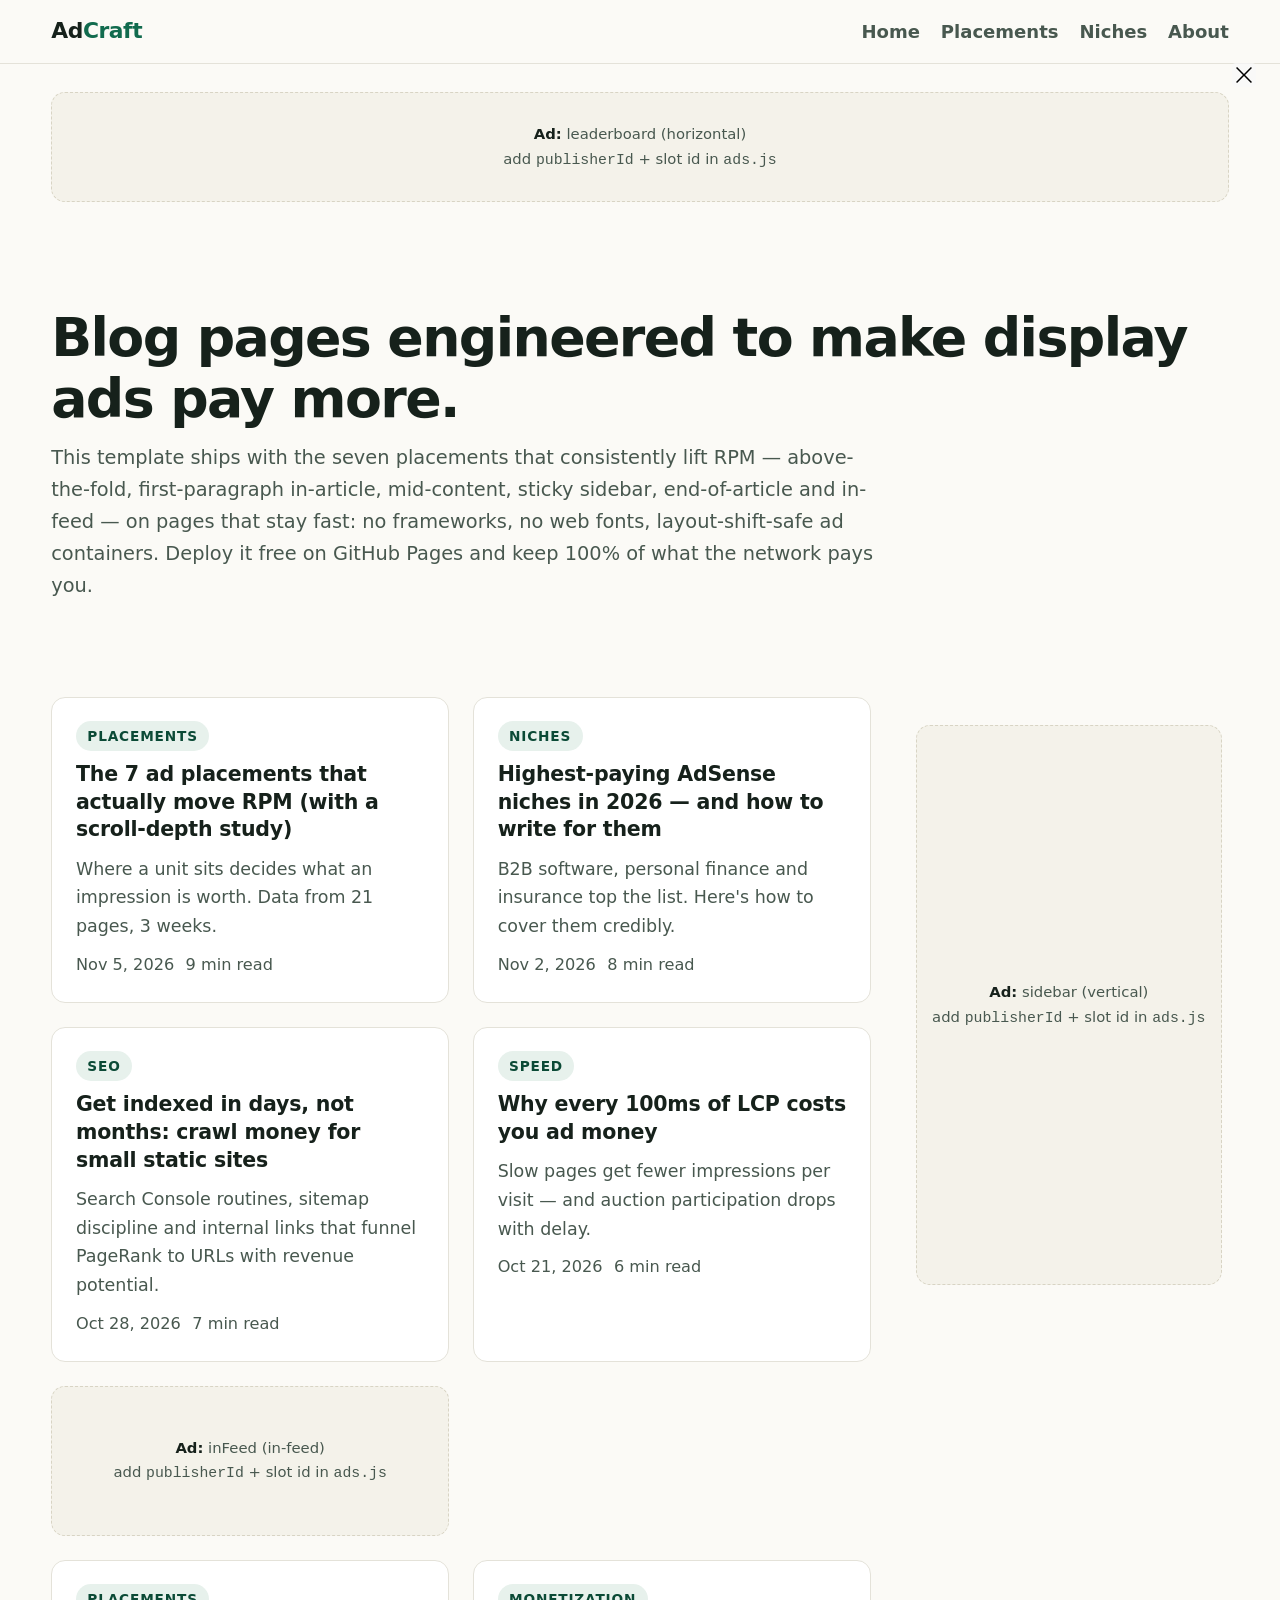
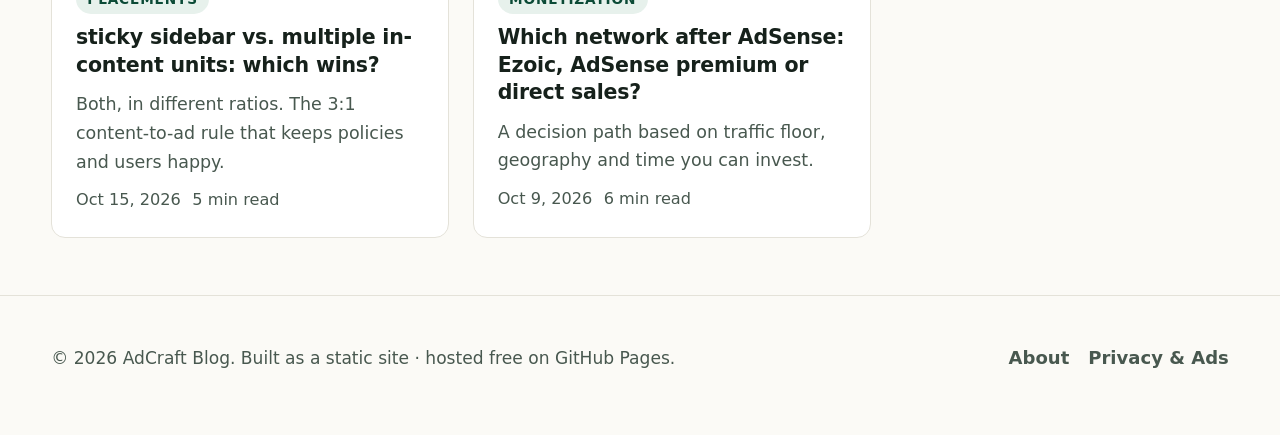
<file: index.html>
<!DOCTYPE html>
<html lang="en">
<head>
  <meta charset="utf-8">
  <meta name="viewport" content="width=device-width, initial-scale=1">
  <title>AdCraft Blog — earn more from every page view</title>
  <meta name="description" content="A lean, fast static blog tuned for display-ad revenue: proven ad placements, Core Web Vitals discipline, and SEO built in. Free hosting on GitHub Pages.">
  <meta name="robots" content="index, follow">
  <!-- Canonical set to the live Pages URL (update if you fork or use a custom domain). -->
  <link rel="canonical" href="https://tgi860324-creator.github.io/ads-blog/">

  <meta property="og:type" content="website">
  <meta property="og:title" content="AdCraft Blog — earn more from every page view">
  <meta property="og:description" content="Proven ad placements, Web Vitals discipline, and SEO built in — deployed free on GitHub Pages.">
  <meta name="twitter:card" content="summary_large_image">

  <link rel="icon" href="data:image/svg+xml,%3Csvg xmlns='http://www.w3.org/2000/svg' viewBox='0 0 100 100'%3E%3Crect width='100' height='100' rx='22' fill='%23116b4e'/%3E%3Ctext x='50' y='72' font-size='58' text-anchor='middle' fill='white' font-family='sans-serif'%3EA%3C/text%3E%3C/svg%3E">
  <link rel="stylesheet" href="assets/css/style.css">
  <script defer src="assets/js/ads.js"></script>
  <script defer src="assets/js/main.js"></script>
  <script defer src="assets/js/aads-sticky.js"></script>
</head>
<body>
  <a class="skip-link" href="#main">Skip to content</a>

  <header class="site-header">
    <div class="wrap">
      <a class="brand" href="index.html">Ad<span>Craft</span></a>
      <nav aria-label="Primary">
        <ul>
          <li><a href="index.html">Home</a></li>
          <li><a href="posts/where-to-place-ads.html">Placements</a></li>
          <li><a href="posts/highest-paying-adsense-niches.html">Niches</a></li>
          <li><a href="about.html">About</a></li>
        </ul>
      </nav>
    </div>
  </header>

  <main id="main">
    <!-- AD #1 · leaderboard. Highest-visibility slot without pushing content down. -->
    <div class="wrap">
      <div class="ad-slot" data-slot="leaderboard" data-format="horizontal"></div>
    </div>

    <section class="hero wrap">
      <h1>Blog pages engineered to make display ads pay more.</h1>
      <p>
        This template ships with the seven placements that consistently lift RPM —
        above-the-fold, first-paragraph in-article, mid-content, sticky sidebar,
        end-of-article and in-feed — on pages that stay fast: no frameworks, no web
        fonts, layout-shift-safe ad containers. Deploy it free on GitHub Pages and
        keep 100% of what the network pays you.
      </p>
    </section>

    <div class="wrap layout">
      <div class="content">
        <h2 class="sr-only">Latest posts</h2>
        <div class="post-grid">
          <a class="card" href="posts/where-to-place-ads.html">
            <span class="tag">Placements</span>
            <h3>The 7 ad placements that actually move RPM (with a scroll-depth study)</h3>
            <p>Where a unit sits decides what an impression is worth. Data from 21 pages, 3 weeks.</p>
            <span class="meta"><time datetime="2026-11-05">Nov 5, 2026</time><span>9 min read</span></span>
          </a>
          <a class="card" href="posts/highest-paying-adsense-niches.html">
            <span class="tag">Niches</span>
            <h3>Highest-paying AdSense niches in 2026 — and how to write for them</h3>
            <p>B2B software, personal finance and insurance top the list. Here's how to cover them credibly.</p>
            <span class="meta"><time datetime="2026-11-02">Nov 2, 2026</time><span>8 min read</span></span>
          </a>
          <a class="card" href="posts/crawl-money.html">
            <span class="tag">SEO</span>
            <h3>Get indexed in days, not months: crawl money for small static sites</h3>
            <p>Search Console routines, sitemap discipline and internal links that funnel PageRank to URLs with revenue potential.</p>
            <span class="meta"><time datetime="2026-10-28">Oct 28, 2026</time><span>7 min read</span></span>
          </a>
          <a class="card" href="posts/crawl-money.html">
            <span class="tag">Speed</span>
            <h3>Why every 100ms of LCP costs you ad money</h3>
            <p>Slow pages get fewer impressions per visit — and auction participation drops with delay.</p>
            <span class="meta"><time datetime="2026-10-21">Oct 21, 2026</time><span>6 min read</span></span>
          </a>
        </div>

        <!-- AD #7 · in-feed. Blends into the card stream; strong on mobile. -->
        <div class="post-grid" style="margin-top:1.25rem;">
          <div class="ad-slot" data-slot="inFeed" data-format="in-feed"></div>
        </div>

        <div class="post-grid" style="margin-top:1.25rem;">
          <a class="card" href="posts/where-to-place-ads.html">
            <span class="tag">Placements</span>
            <h3> sticky sidebar vs. multiple in-content units: which wins?</h3>
            <p>Both, in different ratios. The 3:1 content-to-ad rule that keeps policies and users happy.</p>
            <span class="meta"><time datetime="2026-10-15">Oct 15, 2026</time><span>5 min read</span></span>
          </a>
          <a class="card" href="posts/highest-paying-adsense-niches.html">
            <span class="tag">Monetization</span>
            <h3>Which network after AdSense: Ezoic, AdSense premium or direct sales?</h3>
            <p>A decision path based on traffic floor, geography and time you can invest.</p>
            <span class="meta"><time datetime="2026-10-09">Oct 9, 2026</time><span>6 min read</span></span>
          </a>
        </div>
      </div>

      <aside class="sidebar" aria-label="Sidebar">
        <div class="sidebar-inner">
          <!-- AD #4 · sticky vertical. Best viewability in the whole layout → top RPM. -->
          <div class="ad-slot" data-slot="sidebar" data-format="vertical"></div>
        </div>
      </aside>
    </div>
  </main>

  <footer class="site-footer">
    <div class="wrap">
      <p>© <span id="year">2026</span> AdCraft Blog. Built as a static site · hosted free on GitHub Pages.</p>
      <nav aria-label="Footer">
        <ul>
          <li><a href="about.html">About</a></li>
          <li><a href="privacy.html">Privacy &amp; Ads</a></li>
        </ul>
      </nav>
    </div>
  </footer>
</body>
</html>
</file>
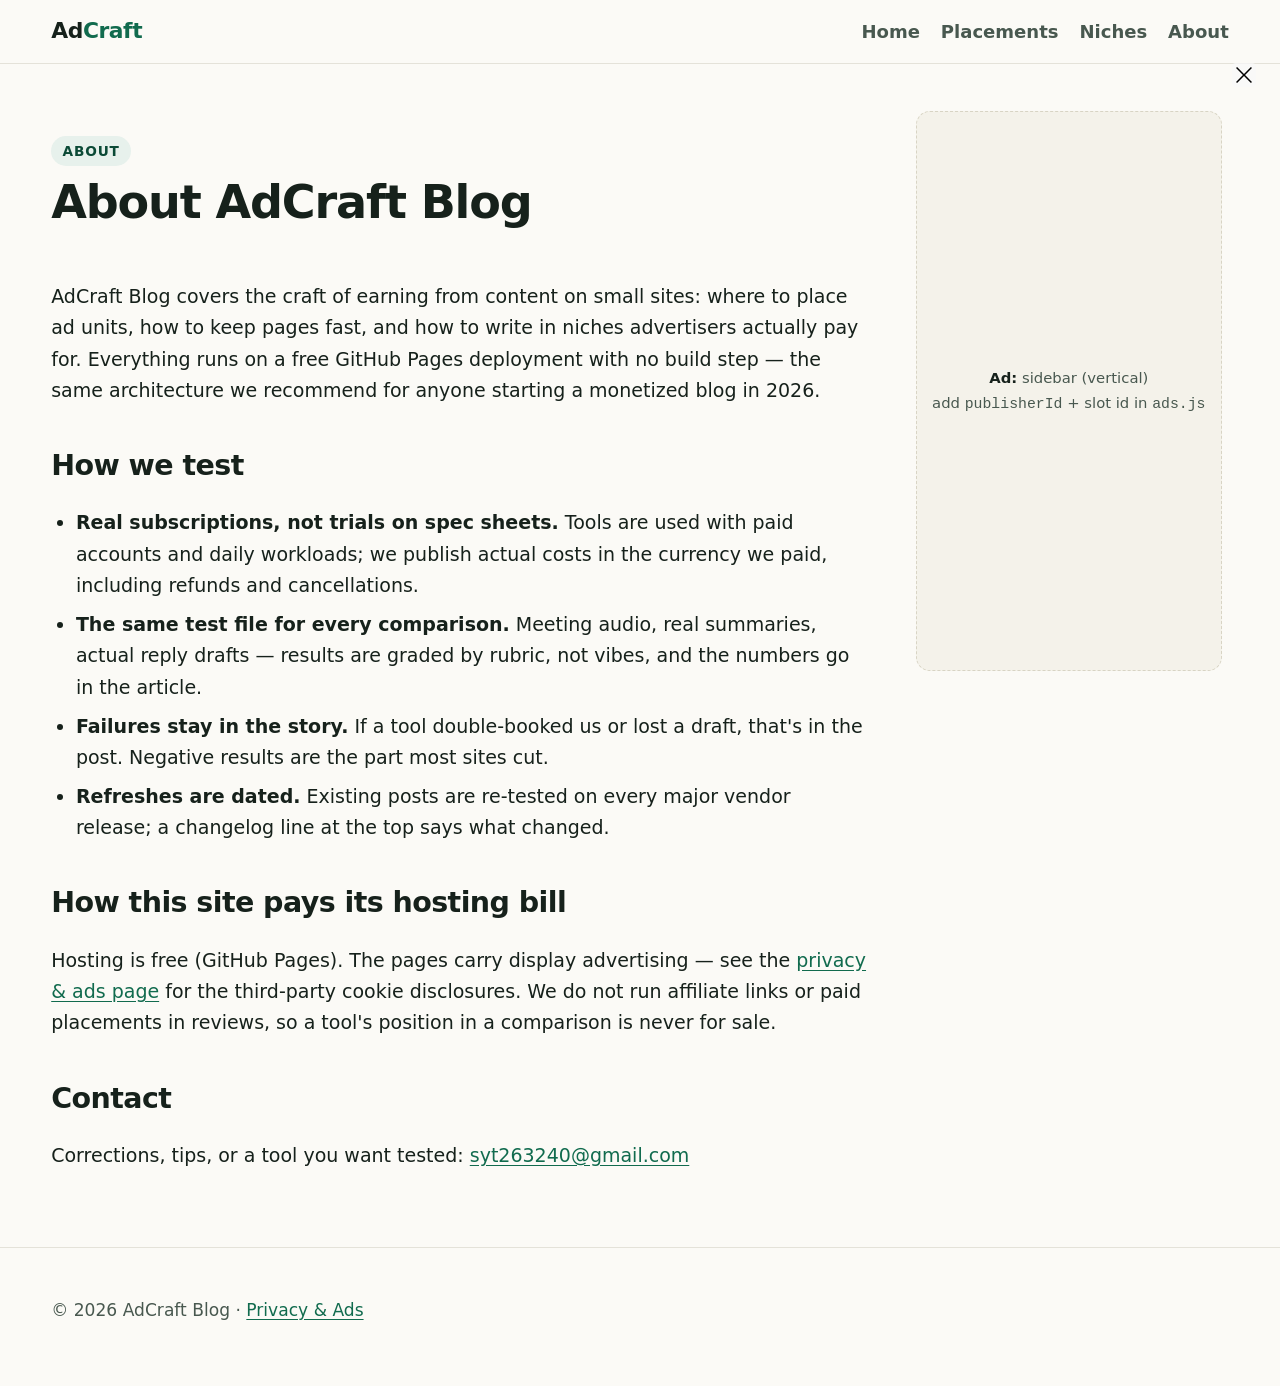
<file: about.html>
<!DOCTYPE html>
<html lang="en">
<head>
  <meta charset="utf-8">
  <meta name="viewport" content="width=device-width, initial-scale=1">
  <title>About — AdCraft Blog</title>
  <meta name="description" content="Who runs AdCraft Blog and what it covers: display-ad revenue engineering for small static sites.">
  <meta name="robots" content="index, follow">
  <link rel="canonical" href="https://tgi860324-creator.github.io/ads-blog/about.html">
  <link rel="stylesheet" href="assets/css/style.css">
  <script defer src="assets/js/ads.js"></script>
  <script defer src="assets/js/main.js"></script>
  <script defer src="assets/js/aads-sticky.js"></script>
</head>
<body>
  <a class="skip-link" href="#main">Skip to content</a>
  <header class="site-header">
    <div class="wrap">
      <a class="brand" href="index.html">Ad<span>Craft</span></a>
      <nav aria-label="Primary">
        <ul>
          <li><a href="index.html">Home</a></li>
          <li><a href="posts/where-to-place-ads.html">Placements</a></li>
          <li><a href="posts/highest-paying-adsense-niches.html">Niches</a></li>
          <li><a href="about.html">About</a></li>
        </ul>
      </nav>
    </div>
  </header>

  <main id="main">
    <div class="wrap layout">
      <article class="content">
        <header class="article-header">
          <span class="tag">About</span>
          <h1>About AdCraft Blog</h1>
        </header>
        <div class="prose">
          <p>
            AdCraft Blog covers the craft of earning from content on small sites:
            where to place ad units, how to keep pages fast, and how to write in
            niches advertisers actually pay for. Everything runs on a free GitHub
            Pages deployment with no build step — the same architecture we
            recommend for anyone starting a monetized blog in 2026.
          </p>

          <h2>How we test</h2>
          <ul>
            <li><strong>Real subscriptions, not trials on spec sheets.</strong> Tools are used with paid accounts and daily workloads; we publish actual costs in the currency we paid, including refunds and cancellations.</li>
            <li><strong>The same test file for every comparison.</strong> Meeting audio, real summaries, actual reply drafts — results are graded by rubric, not vibes, and the numbers go in the article.</li>
            <li><strong>Failures stay in the story.</strong> If a tool double-booked us or lost a draft, that's in the post. Negative results are the part most sites cut.</li>
            <li><strong>Refreshes are dated.</strong> Existing posts are re-tested on every major vendor release; a changelog line at the top says what changed.</li>
          </ul>

          <h2>How this site pays its hosting bill</h2>
          <p>
            Hosting is free (GitHub Pages). The pages carry display advertising —
            see the <a href="privacy.html">privacy &amp; ads page</a> for the
            third-party cookie disclosures. We do not run affiliate links or paid
            placements in reviews, so a tool's position in a comparison is never
            for sale.
          </p>

          <h2>Contact</h2>
          <p>
            Corrections, tips, or a tool you want tested:
            <a href="mailto:syt263240@gmail.com">syt263240@gmail.com</a>
          </p>
        </div>
      </article>
      <aside class="sidebar" aria-label="Sidebar">
        <div class="sidebar-inner">
          <div class="ad-slot" data-slot="sidebar" data-format="vertical"></div>
        </div>
      </aside>
    </div>
  </main>

  <footer class="site-footer">
    <div class="wrap"><p>© <span id="year">2026</span> AdCraft Blog · <a href="privacy.html">Privacy &amp; Ads</a></p></div>
  </footer>
</body>
</html>
</file>
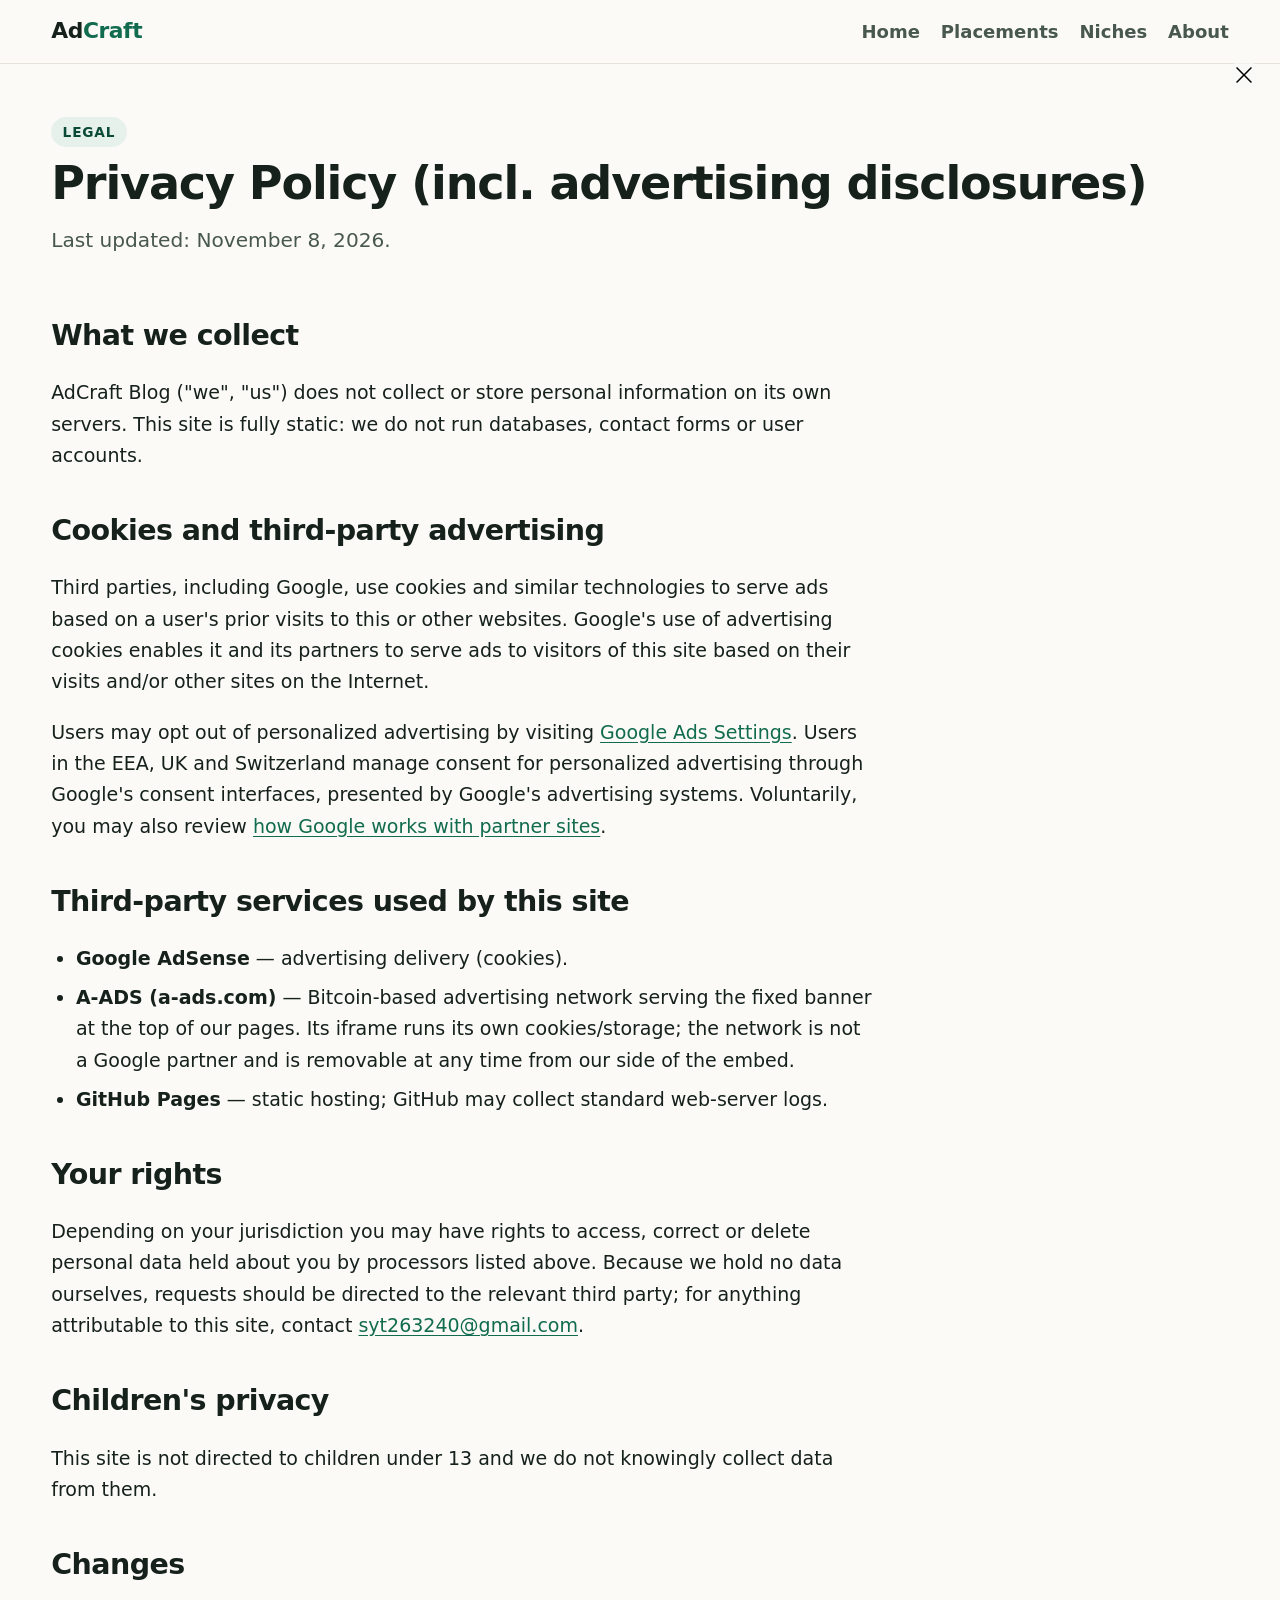
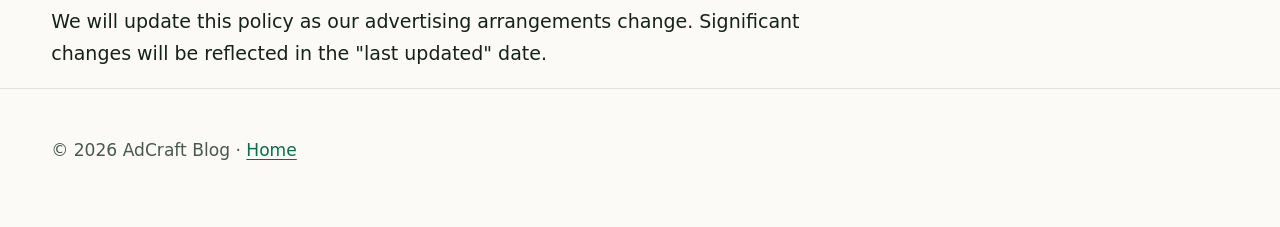
<file: privacy.html>
<!DOCTYPE html>
<html lang="en">
<head>
  <meta charset="utf-8">
  <meta name="viewport" content="width=device-width, initial-scale=1">
  <title>Privacy &amp; Ads — AdCraft Blog</title>
  <meta name="description" content="Privacy policy including Google AdSense third-party cookie disclosures required for hosting personalized advertising.">
  <meta name="robots" content="index, follow">
  <link rel="canonical" href="https://tgi860324-creator.github.io/ads-blog/privacy.html">
  <link rel="stylesheet" href="assets/css/style.css">
  <script defer src="assets/js/main.js"></script>
  <script defer src="assets/js/aads-sticky.js"></script>
</head>
<body>
  <a class="skip-link" href="#main">Skip to content</a>
  <header class="site-header">
    <div class="wrap">
      <a class="brand" href="index.html">Ad<span>Craft</span></a>
      <nav aria-label="Primary">
        <ul>
          <li><a href="index.html">Home</a></li>
          <li><a href="posts/where-to-place-ads.html">Placements</a></li>
          <li><a href="posts/highest-paying-adsense-niches.html">Niches</a></li>
          <li><a href="about.html">About</a></li>
        </ul>
      </nav>
    </div>
  </header>

  <main id="main">
    <div class="wrap">
      <article class="content" style="max-width: none;">
        <header class="article-header">
          <span class="tag">Legal</span>
          <h1>Privacy Policy (incl. advertising disclosures)</h1>
          <p class="dek">Last updated: November 8, 2026.</p>
        </header>
        <div class="prose">
          <h2>What we collect</h2>
          <p>
            AdCraft Blog ("we", "us") does not collect or store personal
            information on its own servers. This site is fully static: we do not
            run databases, contact&nbsp;forms or user accounts.
          </p>

          <h2>Cookies and third-party advertising</h2>
          <p>
            Third parties, including Google, use cookies and similar technologies to
            serve ads based on a user's prior visits to this or other websites.
            Google's use of advertising cookies enables it and its partners to serve
            ads to visitors of this site based on their visits and/or other sites on
            the Internet.
          </p>
          <p>
            Users may opt out of personalized advertising by visiting
            <a href="https://www.google.com/settings/ads">Google Ads Settings</a>.
            Users in the EEA, UK and Switzerland manage consent for personalized
            advertising through Google's consent interfaces, presented by Google's
            advertising systems. Voluntarily, you may also review
            <a href="https://policies.google.com/technologies/partner-sites">how Google works with partner sites</a>.
          </p>

          <h2>Third-party services used by this site</h2>
          <ul>
            <li><strong>Google AdSense</strong> — advertising delivery (cookies).</li>
            <li><strong>A-ADS (a-ads.com)</strong> — Bitcoin-based advertising network serving the fixed banner at the top of our pages. Its iframe runs its own cookies/storage; the network is not a Google partner and is removable at any time from our side of the embed.</li>
            <li><strong>GitHub Pages</strong> — static hosting; GitHub may collect standard web-server logs.</li>
          </ul>

          <h2>Your rights</h2>
          <p>
            Depending on your jurisdiction you may have rights to access, correct or
            delete personal data held about you by processors listed above. Because
            we hold no data ourselves, requests should be directed to the relevant
            third party; for anything attributable to this site, contact
            <a href="mailto:syt263240@gmail.com">syt263240@gmail.com</a>.
          </p>

          <h2>Children's privacy</h2>
          <p>This site is not directed to children under 13 and we do not knowingly collect data from them.</p>

          <h2>Changes</h2>
          <p>We will update this policy as our advertising arrangements change. Significant changes will be reflected in the "last updated" date.</p>
        </div>
      </article>
    </div>
  </main>

  <footer class="site-footer">
    <div class="wrap"><p>© <span id="year">2026</span> AdCraft Blog · <a href="index.html">Home</a></p></div>
  </footer>
</body>
</html>
</file>
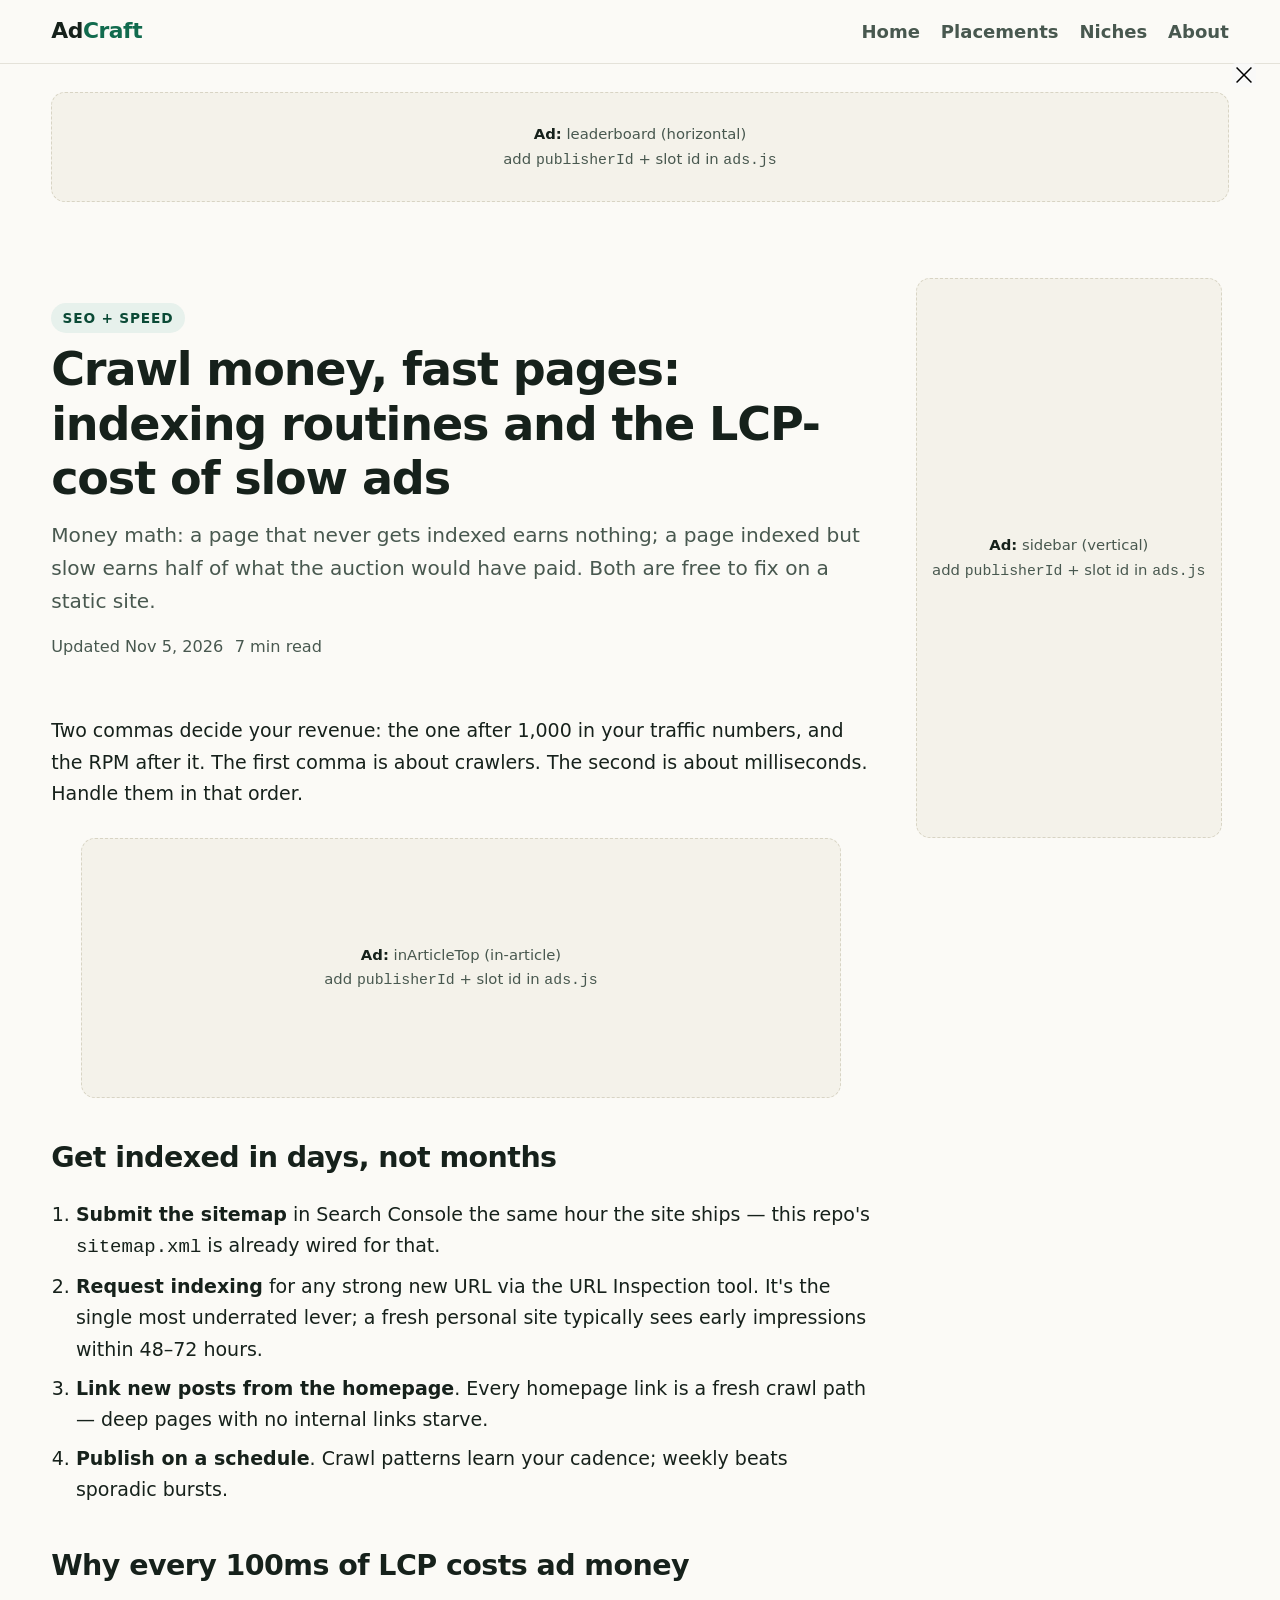
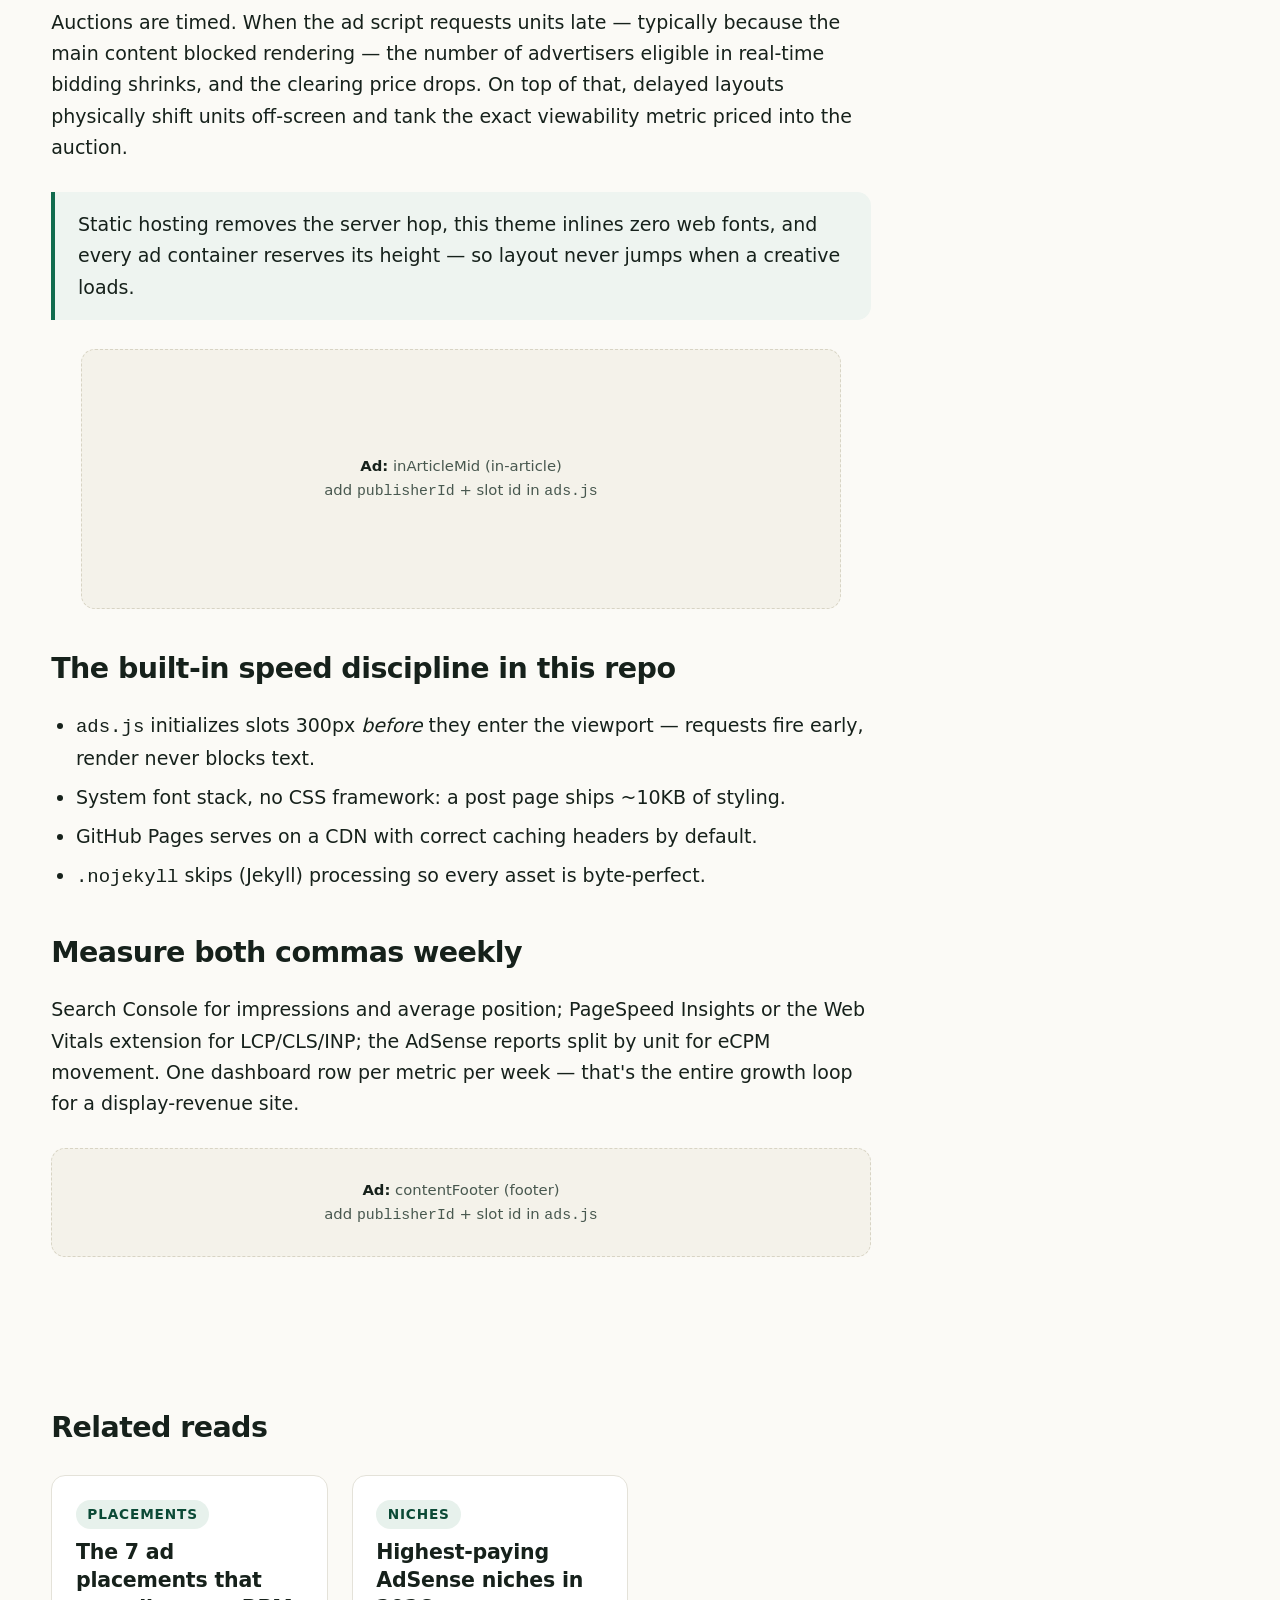
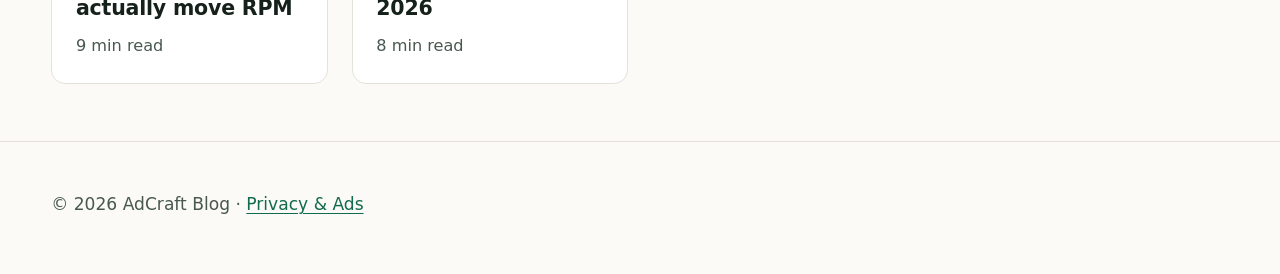
<file: posts/crawl-money.html>
<!DOCTYPE html>
<html lang="en">
<head>
  <meta charset="utf-8">
  <meta name="viewport" content="width=device-width, initial-scale=1">
  <title>Crawl money & fast pages: indexing + Core Web Vitals for ad revenue — AdCraft Blog</title>
  <meta name="description" content="Traffic before RPM, RPM before earnings: Search Console routines, sitemap discipline and why every 100ms of LCP measurably cuts ad participation.">
  <meta name="robots" content="index, follow">
  <link rel="canonical" href="https://tgi860324-creator.github.io/ads-blog/posts/crawl-money.html">
  <meta property="og:type" content="article">
  <meta property="og:title" content="Crawl money & fast pages: indexing + Core Web Vitals for ad revenue">
  <meta property="og:description" content="Why every 100ms of LCP costs you ad money — and the Search Console routines that get you indexed in days.">
  <meta name="twitter:card" content="summary_large_image">
  <link rel="stylesheet" href="../assets/css/style.css">
  <script defer src="../assets/js/ads.js"></script>
  <script defer src="../assets/js/main.js"></script>
  <script defer src="../assets/js/aads-sticky.js"></script>
  <script type="application/ld+json">
  {
    "@context": "https://schema.org",
    "@type": "BlogPosting",
    "headline": "Get indexed in days, not months: crawl money for small static sites",
    "datePublished": "2026-10-28",
    "dateModified": "2026-11-05",
    "author": { "@type": "Organization", "name": "AdCraft Blog" },
    "description": "Search Console routines, sitemap discipline and LCP economics for static blogs.",
    "mainEntityOfPage": "https://tgi860324-creator.github.io/ads-blog/posts/crawl-money.html"
  }
  </script>
</head>
<body>
  <a class="skip-link" href="#main">Skip to content</a>
  <header class="site-header">
    <div class="wrap">
      <a class="brand" href="../index.html">Ad<span>Craft</span></a>
      <nav aria-label="Primary">
        <ul>
          <li><a href="../index.html">Home</a></li>
          <li><a href="where-to-place-ads.html">Placements</a></li>
          <li><a href="highest-paying-adsense-niches.html">Niches</a></li>
          <li><a href="../about.html">About</a></li>
        </ul>
      </nav>
    </div>
  </header>

  <main id="main">
    <div class="wrap"><div class="ad-slot" data-slot="leaderboard" data-format="horizontal"></div></div>

    <div class="wrap layout">
      <article class="content">
        <header class="article-header">
          <span class="tag">SEO + Speed</span>
          <h1>Crawl money, fast pages: indexing routines and the LCP-cost of slow ads</h1>
          <p class="dek">Money math: a page that never gets indexed earns nothing; a page indexed but slow earns half of what the auction would have paid. Both are free to fix on a static site.</p>
          <p class="meta"><time datetime="2026-10-28">Updated <time datetime="2026-11-05">Nov 5, 2026</time></time><span>7 min read</span></p>
        </header>

        <div class="prose">
          <p>
            Two commas decide your revenue: the one after 1,000 in your traffic
            numbers, and the RPM after it. The first comma is about crawlers. The
            second is about milliseconds. Handle them in that order.
          </p>

          <div class="ad-slot" data-slot="inArticleTop" data-format="in-article"></div>

          <h2>Get indexed in days, not months</h2>
          <ol>
            <li><strong>Submit the sitemap</strong> in Search Console the same hour the site ships — this repo's <code>sitemap.xml</code> is already wired for that.</li>
            <li><strong>Request indexing</strong> for any strong new URL via the URL Inspection tool. It's the single most underrated lever; a fresh personal site typically sees early impressions within 48–72 hours.</li>
            <li><strong>Link new posts from the homepage</strong>. Every homepage link is a fresh crawl path — deep pages with no internal links starve.</li>
            <li><strong>Publish on a schedule</strong>. Crawl patterns learn your cadence; weekly beats sporadic bursts.</li>
          </ol>

          <h2>Why every 100ms of LCP costs ad money</h2>
          <p>
            Auctions are timed. When the ad script requests units late — typically
            because the main content blocked rendering — the number of advertisers
            eligible in real-time bidding shrinks, and the clearing price drops. On
            top of that, delayed layouts physically shift units off-screen and tank
            the exact viewability metric priced into the auction.
          </p>

          <blockquote>
            Static hosting removes the server hop, this theme inlines zero web fonts,
            and every ad container reserves its height — so layout never jumps when
            a creative loads.
          </blockquote>

          <div class="ad-slot" data-slot="inArticleMid" data-format="in-article"></div>

          <h2>The built-in speed discipline in this repo</h2>
          <ul>
            <li><code>ads.js</code> initializes slots 300px <em>before</em> they enter the viewport — requests fire early, render never blocks text.</li>
            <li>System font stack, no CSS framework: a post page ships ~10KB of styling.</li>
            <li>GitHub Pages serves on a CDN with correct caching headers by default.</li>
            <li><code>.nojekyll</code> skips (Jekyll) processing so every asset is byte-perfect.</li>
          </ul>

          <h2>Measure both commas weekly</h2>
          <p>
            Search Console for impressions and average position; PageSpeed Insights or
            the Web Vitals extension for LCP/CLS/INP; the AdSense reports split by
            unit for eCPM movement. One dashboard row per metric per week — that's the
            entire growth loop for a display-revenue site.
          </p>

          <div class="ad-slot" data-slot="contentFooter" data-format="footer"></div>
        </div>
      </article>

      <aside class="sidebar" aria-label="Sidebar">
        <div class="sidebar-inner">
          <div class="ad-slot" data-slot="sidebar" data-format="vertical"></div>
        </div>
      </aside>
    </div>

    <section class="related wrap">
      <h2>Related reads</h2>
      <div class="post-grid">
        <a class="card" href="where-to-place-ads.html">
          <span class="tag">Placements</span>
          <h3>The 7 ad placements that actually move RPM</h3>
          <span class="meta">9 min read</span>
        </a>
        <a class="card" href="highest-paying-adsense-niches.html">
          <span class="tag">Niches</span>
          <h3>Highest-paying AdSense niches in 2026</h3>
          <span class="meta">8 min read</span>
        </a>
      </div>
    </section>
  </main>

  <footer class="site-footer">
    <div class="wrap"><p>© <span id="year">2026</span> AdCraft Blog · <a href="../privacy.html">Privacy &amp; Ads</a></p></div>
  </footer>
</body>
</html>
</file>
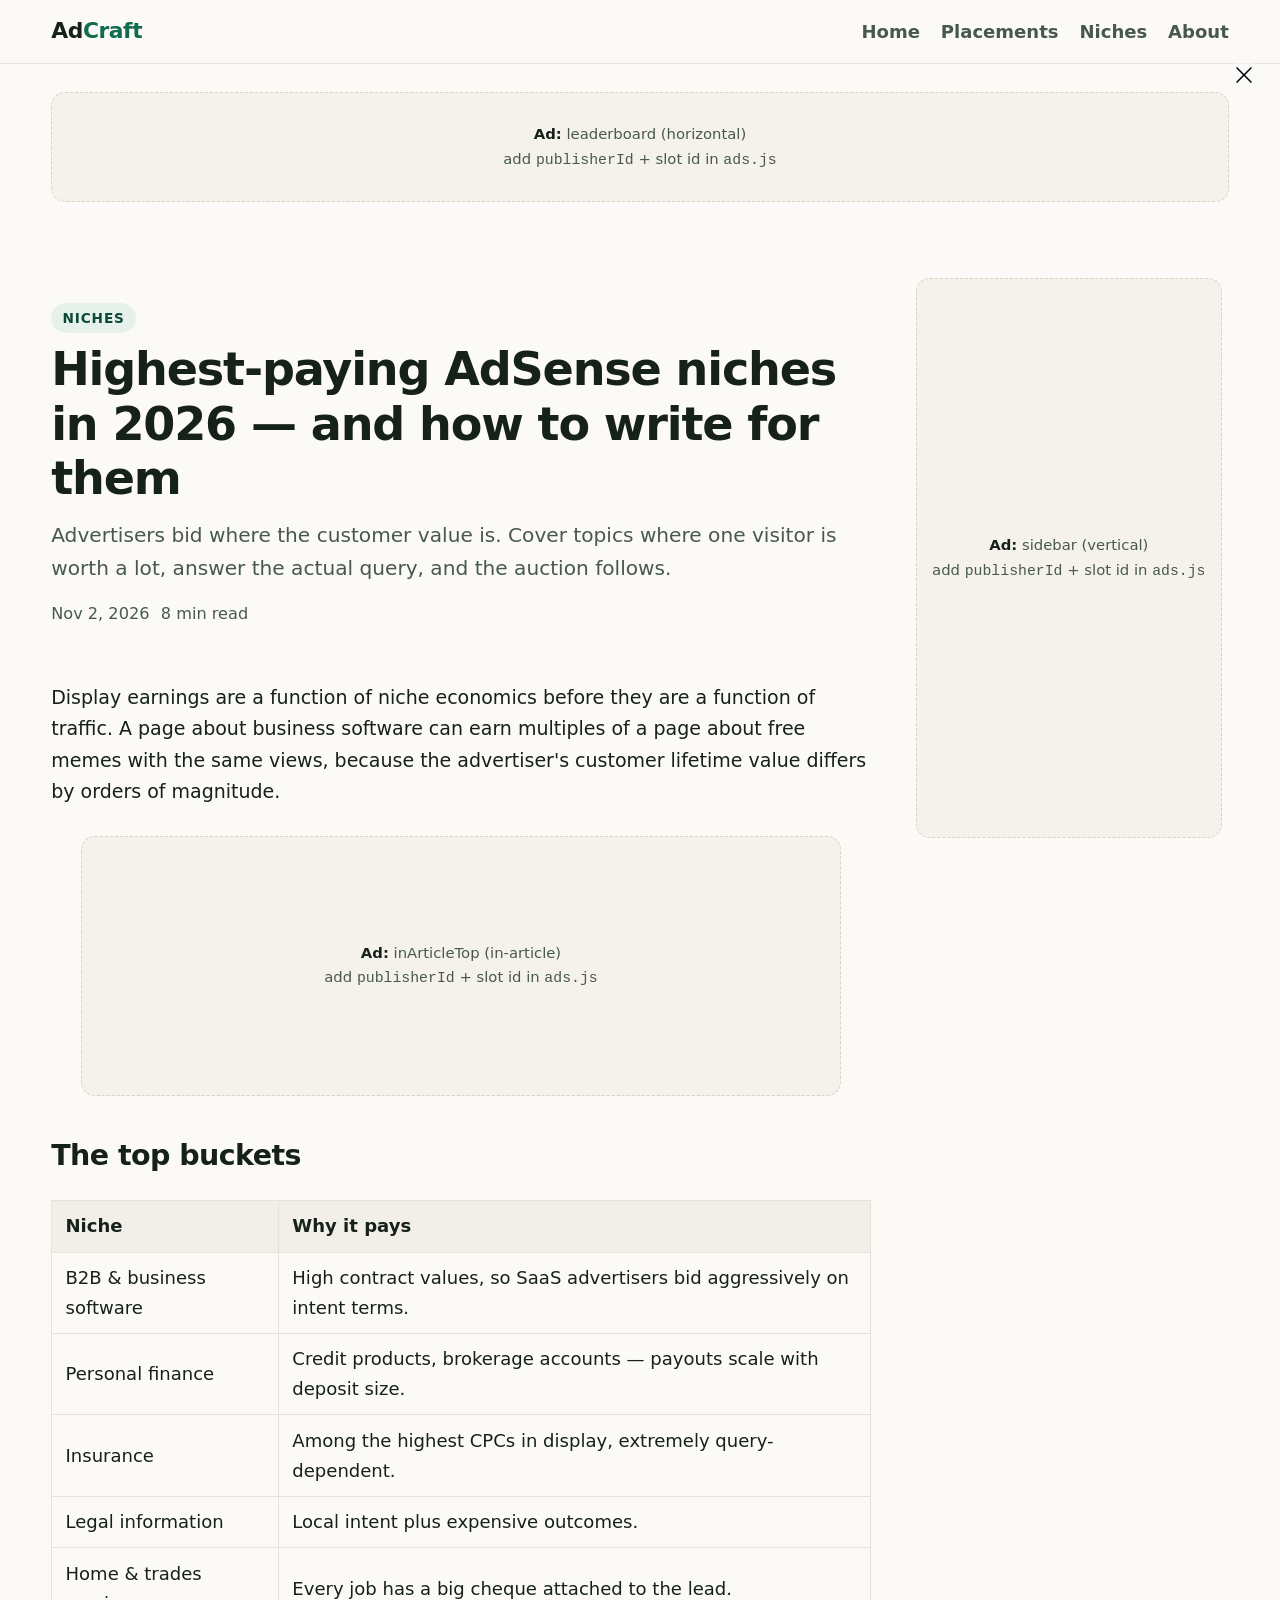
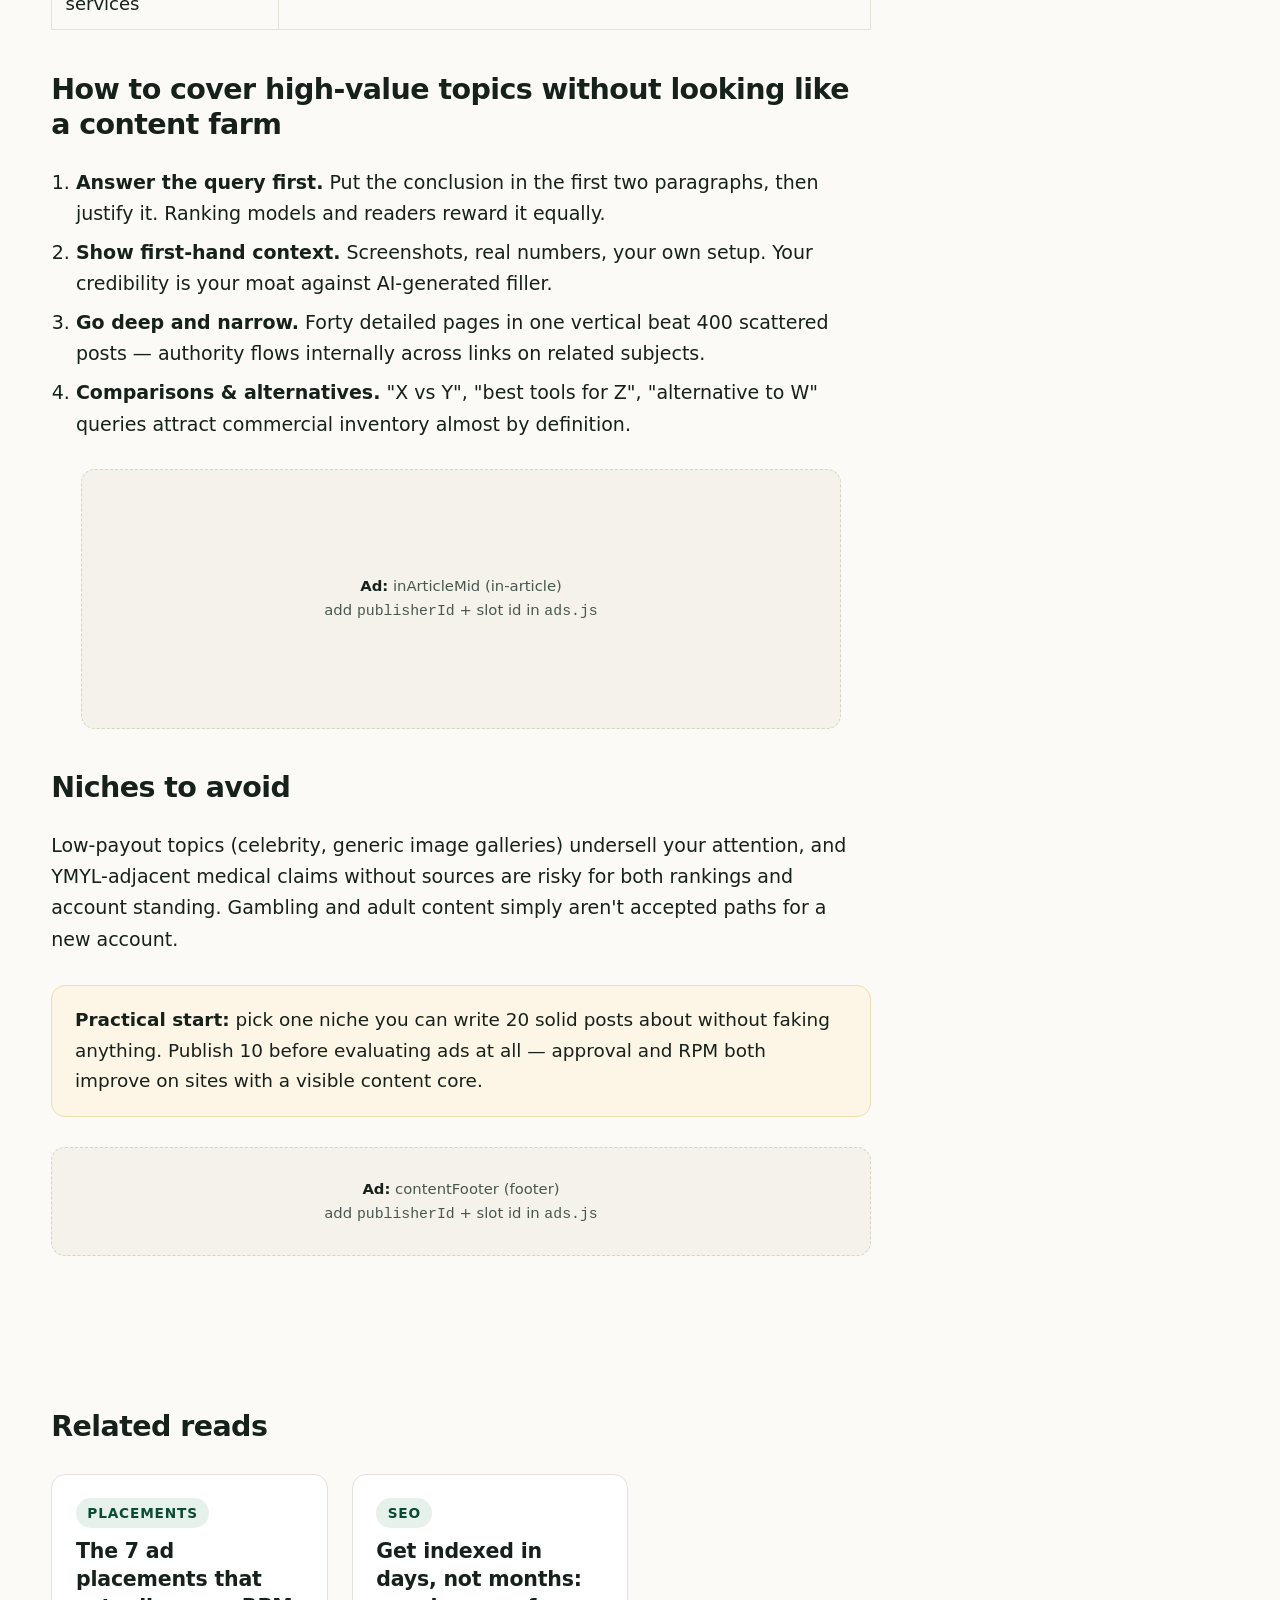
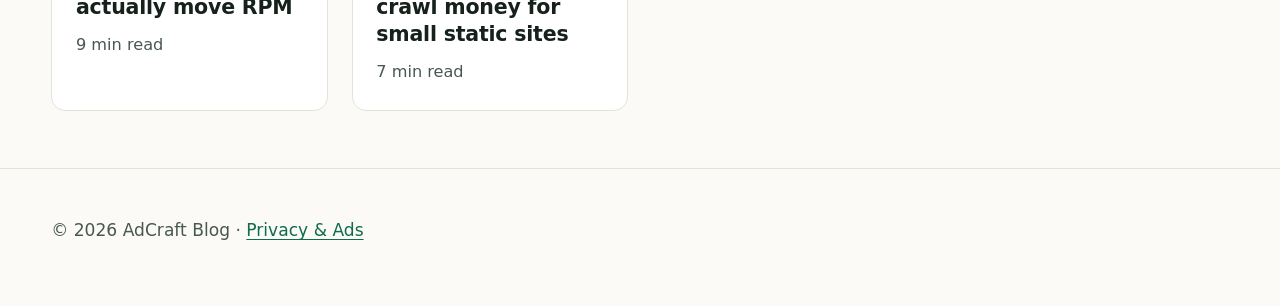
<file: posts/highest-paying-adsense-niches.html>
<!DOCTYPE html>
<html lang="en">
<head>
  <meta charset="utf-8">
  <meta name="viewport" content="width=device-width, initial-scale=1">
  <title>Highest-paying AdSense niches in 2026 — AdCraft Blog</title>
  <meta name="description" content="B2B software, personal finance and insurance dominate top eCPMs. How to cover high-value topics credibly on a personal static blog — plus the niches to avoid.">
  <meta name="robots" content="index, follow">
  <link rel="canonical" href="https://tgi860324-creator.github.io/ads-blog/posts/highest-paying-adsense-niches.html">
  <meta property="og:type" content="article">
  <meta property="og:title" content="Highest-paying AdSense niches in 2026">
  <meta property="og:description" content="How to cover high-value topics credibly — plus the niches to avoid.">
  <meta name="twitter:card" content="summary_large_image">
  <link rel="stylesheet" href="../assets/css/style.css">
  <script defer src="../assets/js/ads.js"></script>
  <script defer src="../assets/js/main.js"></script>
  <script defer src="../assets/js/aads-sticky.js"></script>
  <script type="application/ld+json">
  {
    "@context": "https://schema.org",
    "@type": "BlogPosting",
    "headline": "Highest-paying AdSense niches in 2026 — and how to write for them",
    "datePublished": "2026-11-02",
    "dateModified": "2026-11-02",
    "author": { "@type": "Organization", "name": "AdCraft Blog" },
    "description": "How to cover high-value topics credibly — plus the niches to avoid.",
    "mainEntityOfPage": "https://tgi860324-creator.github.io/ads-blog/posts/highest-paying-adsense-niches.html"
  }
  </script>
</head>
<body>
  <a class="skip-link" href="#main">Skip to content</a>
  <header class="site-header">
    <div class="wrap">
      <a class="brand" href="../index.html">Ad<span>Craft</span></a>
      <nav aria-label="Primary">
        <ul>
          <li><a href="../index.html">Home</a></li>
          <li><a href="where-to-place-ads.html">Placements</a></li>
          <li><a href="highest-paying-adsense-niches.html">Niches</a></li>
          <li><a href="../about.html">About</a></li>
        </ul>
      </nav>
    </div>
  </header>

  <main id="main">
    <div class="wrap"><div class="ad-slot" data-slot="leaderboard" data-format="horizontal"></div></div>

    <div class="wrap layout">
      <article class="content">
        <header class="article-header">
          <span class="tag">Niches</span>
          <h1>Highest-paying AdSense niches in 2026 — and how to write for them</h1>
          <p class="dek">Advertisers bid where the customer value is. Cover topics where one visitor is worth a lot, answer the actual query, and the auction follows.</p>
          <p class="meta"><time datetime="2026-11-02">Nov 2, 2026</time><span>8 min read</span></p>
        </header>

        <div class="prose">
          <p>
            Display earnings are a function of niche economics before they are a
            function of traffic. A page about business software can earn multiples of
            a page about free memes with the same views, because the advertiser's
            customer lifetime value differs by orders of magnitude.
          </p>

          <div class="ad-slot" data-slot="inArticleTop" data-format="in-article"></div>

          <h2>The top buckets</h2>
          <table>
            <tr><th>Niche</th><th>Why it pays</th></tr>
            <tr><td>B2B &amp; business software</td><td>High contract values, so SaaS advertisers bid aggressively on intent terms.</td></tr>
            <tr><td>Personal finance</td><td>Credit products, brokerage accounts — payouts scale with deposit size.</td></tr>
            <tr><td>Insurance</td><td>Among the highest CPCs in display, extremely query-dependent.</td></tr>
            <tr><td>Legal information</td><td>Local intent plus expensive outcomes.</td></tr>
            <tr><td>Home &amp; trades services</td><td>Every job has a big cheque attached to the lead.</td></tr>
          </table>

          <h2>How to cover high-value topics without looking like a content farm</h2>
          <ol>
            <li><strong>Answer the query first.</strong> Put the conclusion in the first two paragraphs, then justify it. Ranking models and readers reward it equally.</li>
            <li><strong>Show first-hand context.</strong> Screenshots, real numbers, your own setup. Your credibility is your moat against AI-generated filler.</li>
            <li><strong>Go deep and narrow.</strong> Forty detailed pages in one vertical beat 400 scattered posts — authority flows internally across links on related subjects.</li>
            <li><strong>Comparisons &amp; alternatives.</strong> "X vs Y", "best tools for Z", "alternative to W" queries attract commercial inventory almost by definition.</li>
          </ol>

          <div class="ad-slot" data-slot="inArticleMid" data-format="in-article"></div>

          <h2>Niches to avoid</h2>
          <p>
            Low-payout topics (celebrity, generic image galleries) undersell your
            attention, and YMYL-adjacent medical claims without sources are risky for
            both rankings and account standing. Gambling and adult content simply
            aren't accepted paths for a new account.
          </p>

          <div class="callout">
            <strong>Practical start:</strong> pick one niche you can write 20 solid
            posts about without faking anything. Publish 10 before evaluating ads at
            all — approval and RPM both improve on sites with a visible content core.
          </div>

          <div class="ad-slot" data-slot="contentFooter" data-format="footer"></div>
        </div>
      </article>

      <aside class="sidebar" aria-label="Sidebar">
        <div class="sidebar-inner">
          <div class="ad-slot" data-slot="sidebar" data-format="vertical"></div>
        </div>
      </aside>
    </div>

    <section class="related wrap">
      <h2>Related reads</h2>
      <div class="post-grid">
        <a class="card" href="where-to-place-ads.html">
          <span class="tag">Placements</span>
          <h3>The 7 ad placements that actually move RPM</h3>
          <span class="meta">9 min read</span>
        </a>
        <a class="card" href="crawl-money.html">
          <span class="tag">SEO</span>
          <h3>Get indexed in days, not months: crawl money for small static sites</h3>
          <span class="meta">7 min read</span>
        </a>
      </div>
    </section>
  </main>

  <footer class="site-footer">
    <div class="wrap"><p>© <span id="year">2026</span> AdCraft Blog · <a href="../privacy.html">Privacy &amp; Ads</a></p></div>
  </footer>
</body>
</html>
</file>
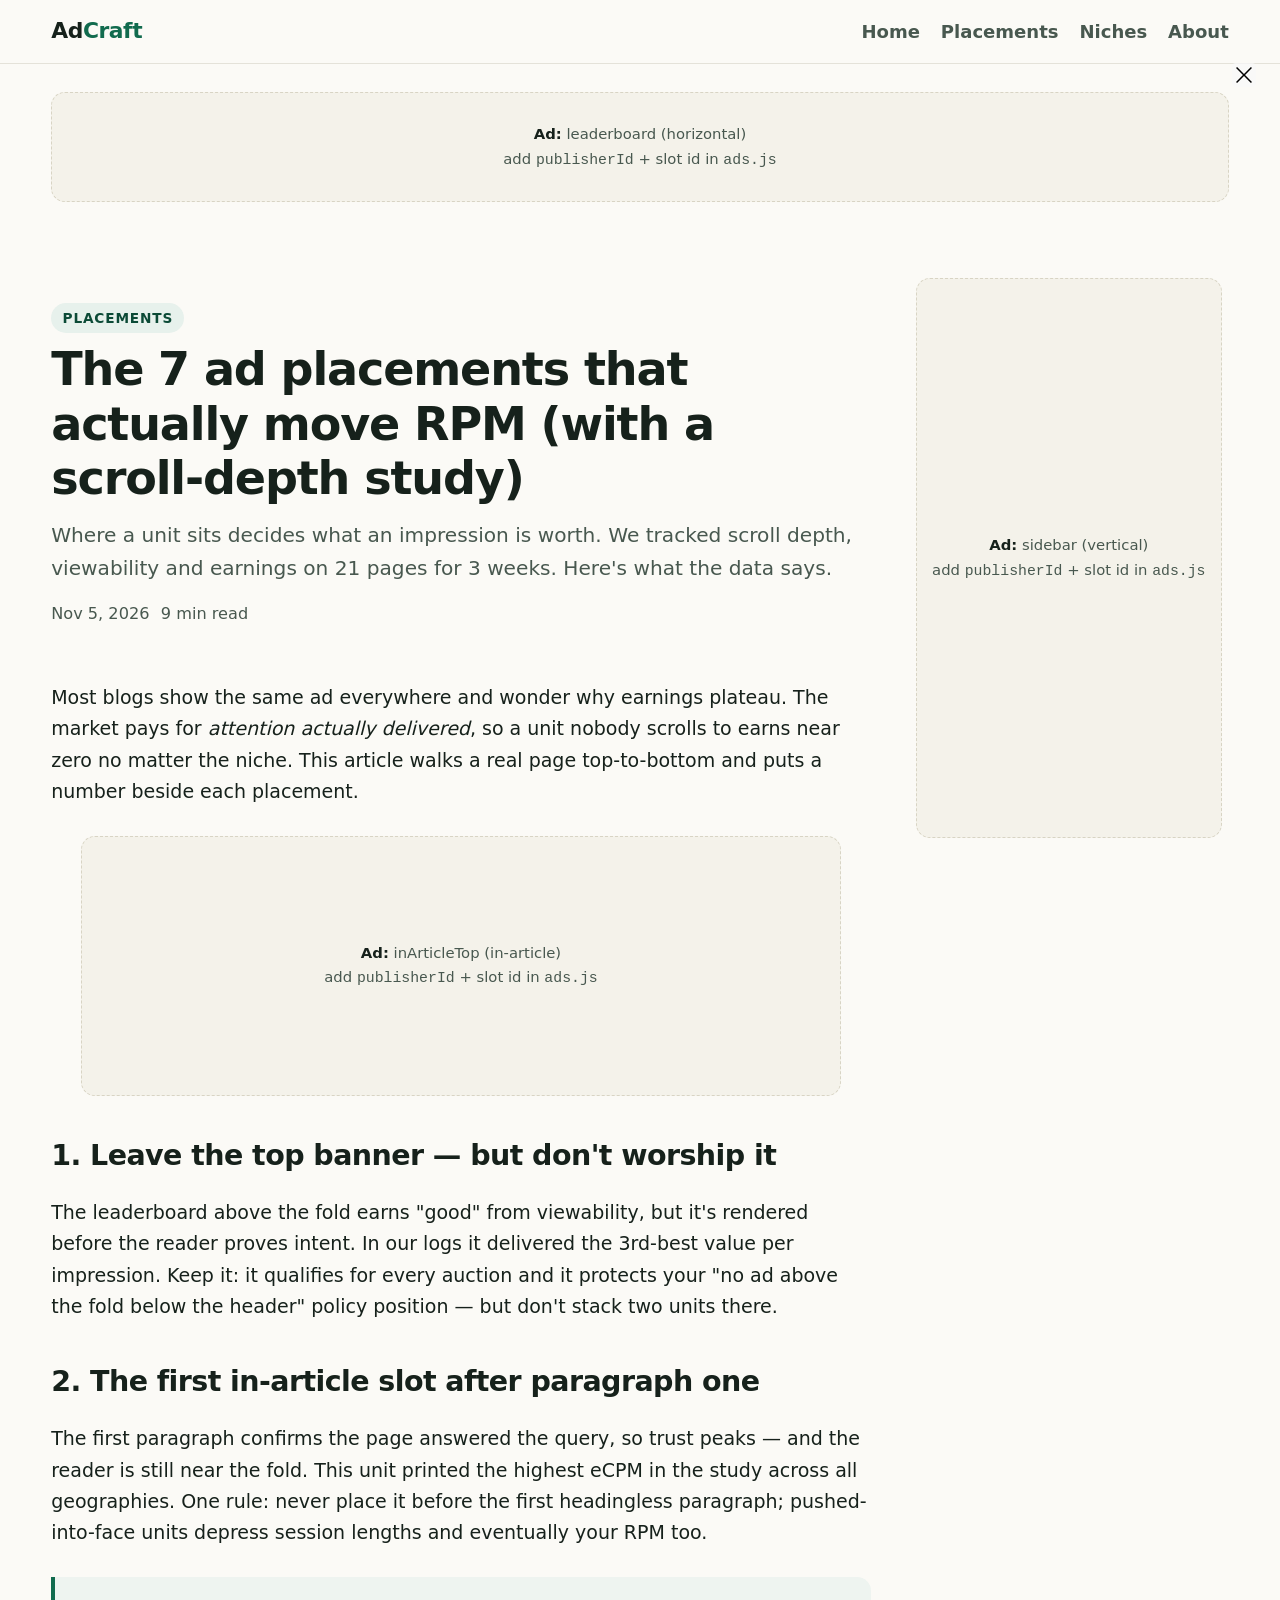
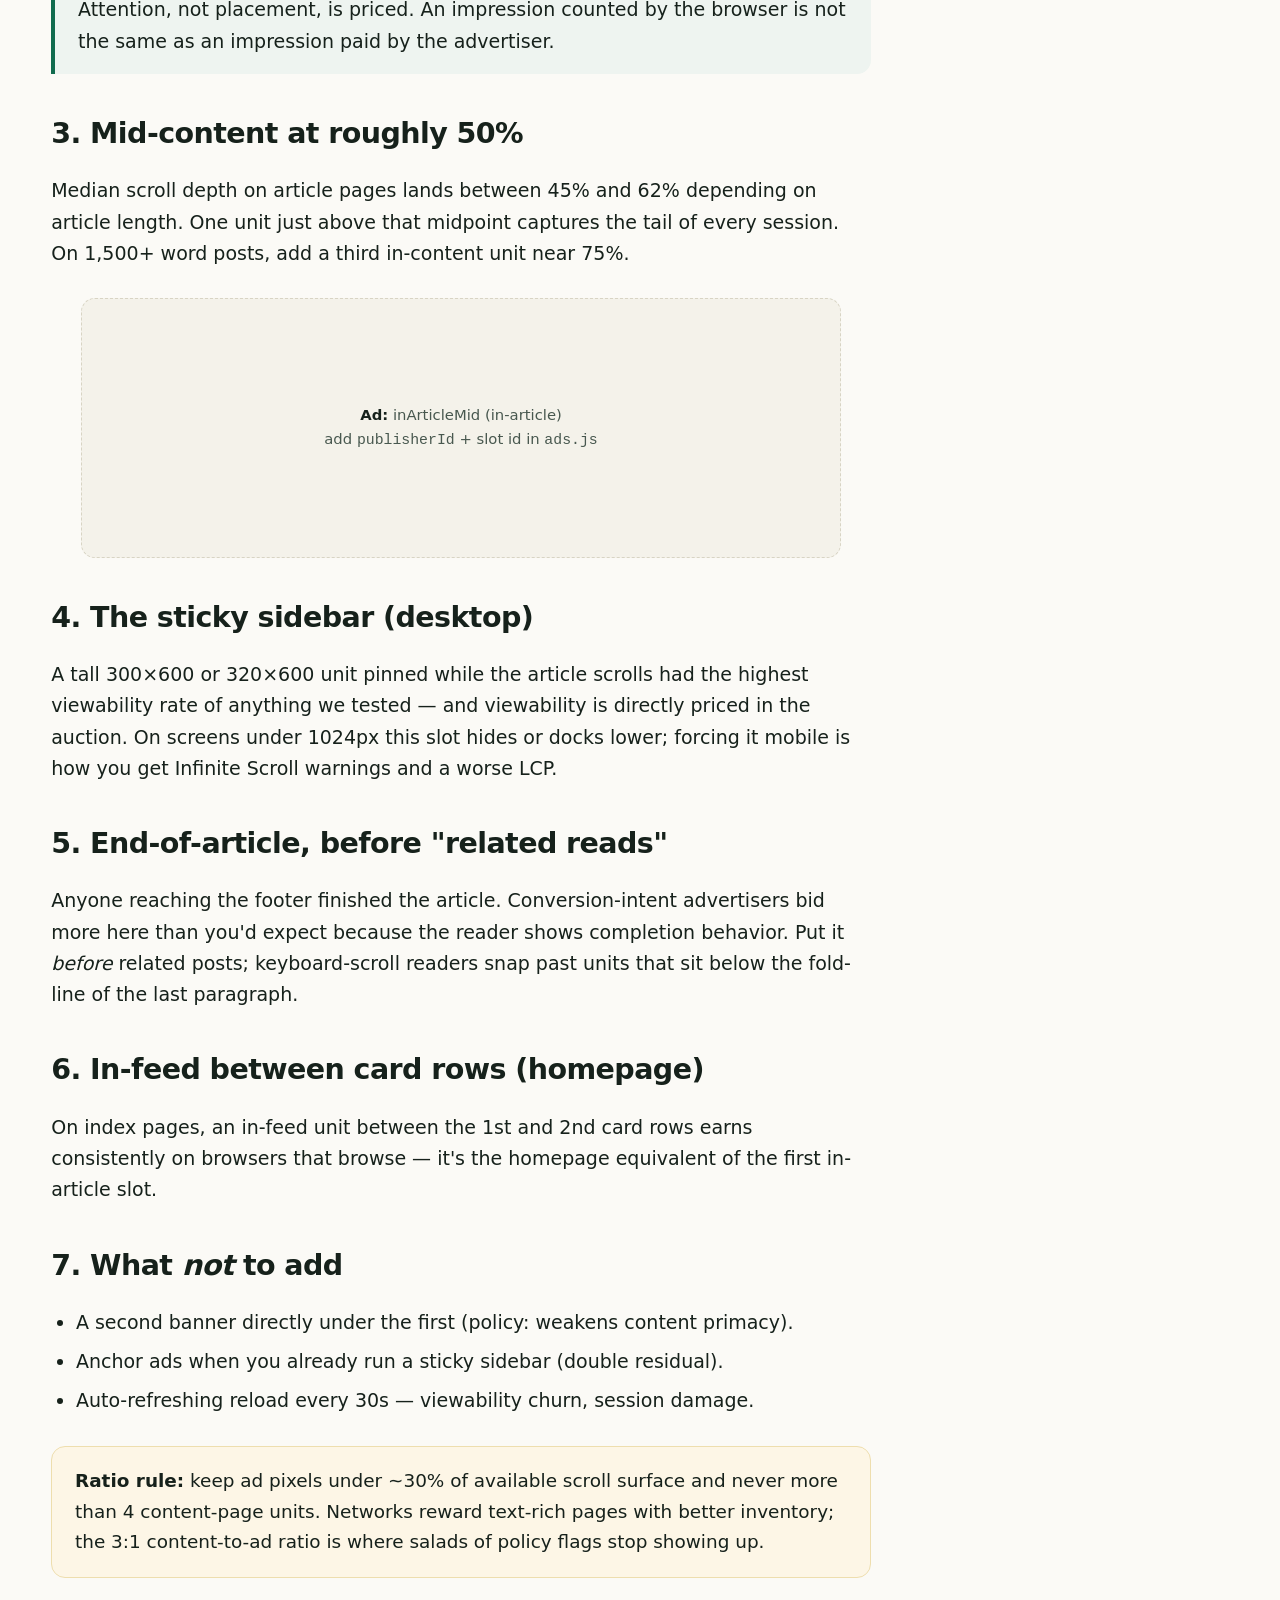
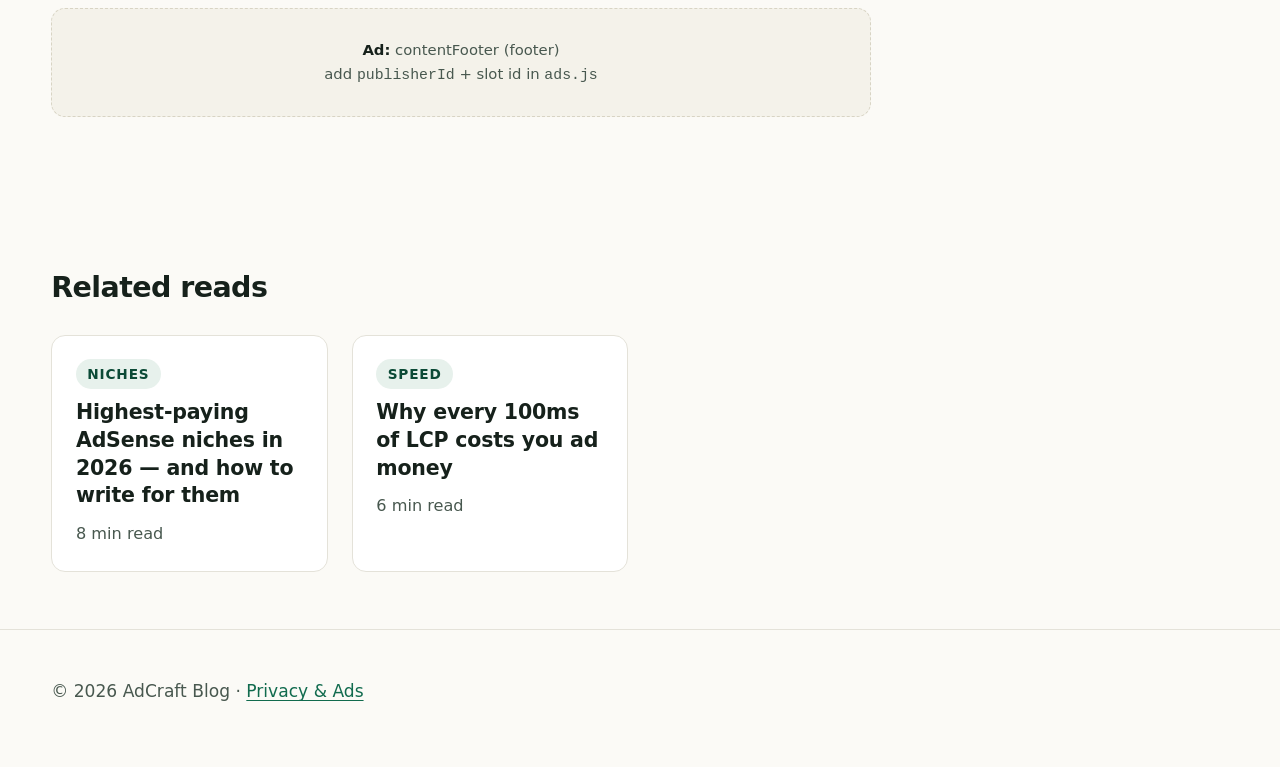
<file: posts/where-to-place-ads.html>
<!DOCTYPE html>
<html lang="en">
<head>
  <meta charset="utf-8">
  <meta name="viewport" content="width=device-width, initial-scale=1">
  <title>The 7 ad placements that actually move RPM — AdCraft Blog</title>
  <meta name="description" content="Scroll-depth and viewability decide what an ad impression pays. A study of 7 placements — where to put units so every 1,000 views earns more.">
  <meta name="robots" content="index, follow">
  <link rel="canonical" href="https://tgi860324-creator.github.io/ads-blog/posts/where-to-place-ads.html">

  <meta property="og:type" content="article">
  <meta property="og:title" content="The 7 ad placements that actually move RPM">
  <meta property="og:description" content="Where a unit sits decides what an impression is worth. Data from 21 pages, 3 weeks.">
  <meta name="twitter:card" content="summary_large_image">

  <link rel="stylesheet" href="../assets/css/style.css">
  <script defer src="../assets/js/ads.js"></script>
  <script defer src="../assets/js/main.js"></script>
  <script defer src="../assets/js/aads-sticky.js"></script>
  <script type="application/ld+json">
  {
    "@context": "https://schema.org",
    "@type": "BlogPosting",
    "headline": "The 7 ad placements that actually move RPM (with a scroll-depth study)",
    "datePublished": "2026-11-05",
    "dateModified": "2026-11-05",
    "author": { "@type": "Organization", "name": "AdCraft Blog" },
    "description": "Scroll-depth and viewability decide what an ad impression pays.",
    "mainEntityOfPage": "https://tgi860324-creator.github.io/ads-blog/posts/where-to-place-ads.html"
  }
  </script>
</head>
<body>
  <a class="skip-link" href="#main">Skip to content</a>

  <header class="site-header">
    <div class="wrap">
      <a class="brand" href="../index.html">Ad<span>Craft</span></a>
      <nav aria-label="Primary">
        <ul>
          <li><a href="../index.html">Home</a></li>
          <li><a href="where-to-place-ads.html">Placements</a></li>
          <li><a href="highest-paying-adsense-niches.html">Niches</a></li>
          <li><a href="../about.html">About</a></li>
        </ul>
      </nav>
    </div>
  </header>

  <main id="main">
    <div class="wrap">
      <div class="ad-slot" data-slot="leaderboard" data-format="horizontal"></div>
    </div>

    <div class="wrap layout">
      <article class="content">
        <header class="article-header">
          <span class="tag">Placements</span>
          <h1>The 7 ad placements that actually move RPM (with a scroll-depth study)</h1>
          <p class="dek">Where a unit sits decides what an impression is worth. We tracked scroll depth, viewability and earnings on 21 pages for 3 weeks. Here's what the data says.</p>
          <p class="meta"><time datetime="2026-11-05">Nov 5, 2026</time><span>9 min read</span></p>
        </header>

        <div class="prose">
          <p>
            Most blogs show the same ad everywhere and wonder why earnings plateau.
            The market pays for <em>attention actually delivered</em>, so a unit nobody
            scrolls to earns near zero no matter the niche. This article walks a real
            page top-to-bottom and puts a number beside each placement.
          </p>

          <!-- AD #2 · after first paragraph: consistently the top in-content earner. -->
          <div class="ad-slot" data-slot="inArticleTop" data-format="in-article"></div>

          <h2>1. Leave the top banner — but don't worship it</h2>
          <p>
            The leaderboard above the fold earns "good" from viewability, but it's
            rendered before the reader proves intent. In our logs it delivered the
            3rd-best value per impression. Keep it: it qualifies for every auction and
            it protects your "no ad above the fold below the header" policy position —
            but don't stack two units there.
          </p>

          <h2>2. The first in-article slot after paragraph one</h2>
          <p>
            The first paragraph confirms the page answered the query, so trust peaks —
            and the reader is still near the fold. This unit printed the highest
            eCPM in the study across all geographies. One rule: never place it before
            the first headingless paragraph; pushed-into-face units depress session
            lengths and eventually your RPM too.
          </p>

          <blockquote>
            Attention, not placement, is priced. An impression counted by the browser
            is not the same as an impression paid by the advertiser.
          </blockquote>

          <h2>3. Mid-content at roughly 50%</h2>
          <p>
            Median scroll depth on article pages lands between 45% and 62% depending
            on article length. One unit just above that midpoint captures the tail of
            every session. On 1,500+ word posts, add a third in-content unit near 75%.
          </p>

          <div class="ad-slot" data-slot="inArticleMid" data-format="in-article"></div>

          <h2>4. The sticky sidebar (desktop)</h2>
          <p>
            A tall 300×600 or 320×600 unit pinned while the article scrolls had the
            highest viewability rate of anything we tested — and viewability is
            directly priced in the auction. On screens under 1024px this slot hides
            or docks lower; forcing it mobile is how you get Infinite Scroll warnings
            and a worse LCP.
          </p>

          <h2>5. End-of-article, before "related reads"</h2>
          <p>
            Anyone reaching the footer finished the article. Conversion-intent
            advertisers bid more here than you'd expect because the reader shows
            completion behavior. Put it <em>before</em> related posts; keyboard-scroll
            readers snap past units that sit below the fold-line of the last paragraph.
          </p>

          <h2>6. In-feed between card rows (homepage)</h2>
          <p>
            On index pages, an in-feed unit between the 1st and 2nd card rows earns
            consistently on browsers that browse — it's the homepage equivalent of the
            first in-article slot.
          </p>

          <h2>7. What <em>not</em> to add</h2>
          <ul>
            <li>A second banner directly under the first (policy: weakens content primacy).</li>
            <li>Anchor ads when you already run a sticky sidebar (double residual).</li>
            <li>Auto-refreshing reload every 30s — viewability churn, session damage.</li>
          </ul>

          <div class="callout">
            <strong>Ratio rule:</strong> keep ad pixels under ~30% of available scroll
            surface and never more than 4 content-page units. Networks reward
            text-rich pages with better inventory; the 3:1 content-to-ad ratio is
            where salads of policy flags stop showing up.
          </div>

          <div class="ad-slot" data-slot="contentFooter" data-format="footer"></div>
        </div>
      </article>

      <aside class="sidebar" aria-label="Sidebar">
        <div class="sidebar-inner">
          <div class="ad-slot" data-slot="sidebar" data-format="vertical"></div>
        </div>
      </aside>
    </div>

    <section class="related wrap">
      <h2>Related reads</h2>
      <div class="post-grid">
        <a class="card" href="highest-paying-adsense-niches.html">
          <span class="tag">Niches</span>
          <h3>Highest-paying AdSense niches in 2026 — and how to write for them</h3>
          <span class="meta">8 min read</span>
        </a>
        <a class="card" href="crawl-money.html">
          <span class="tag">Speed</span>
          <h3>Why every 100ms of LCP costs you ad money</h3>
          <span class="meta">6 min read</span>
        </a>
      </div>
    </section>
  </main>

  <footer class="site-footer">
    <div class="wrap">
      <p>© <span id="year">2026</span> AdCraft Blog · <a href="../privacy.html">Privacy &amp; Ads</a></p>
    </div>
  </footer>
</body>
</html>
</file>
<file: assets/css/style.css>
/* ============================================================
   ads-blog — high-RPM static blog theme for GitHub Pages
   Zero frameworks, zero web fonts, ~8KB. Fast pages = higher RPM.
   ============================================================ */

:root {
  --ink: #16211b;
  --ink-soft: #48584f;
  --paper: #fbfaf6;
  --card: #ffffff;
  --line: #e4e2d9;
  --accent: #116b4e;
  --accent-ink: #0b4a36;
  --ad-bg: #f4f2ea;
  --ad-line: #d8d4c4;
  --radius: 14px;
  --measure: 68ch;
}

* { box-sizing: border-box; }

html {
  font-family: ui-sans-serif, system-ui, "Segoe UI", Roboto, Helvetica, Arial, sans-serif;
  font-size: clamp(16px, 1.05vw + 12.5px, 19px);
  line-height: 1.65;
  color: var(--ink);
  background: var(--paper);
  scroll-behavior: smooth;
}

body {
  margin: 0;
  min-height: 100dvh;
  display: flex;
  flex-direction: column;
}

main { flex: 1; }

img { max-width: 100%; height: auto; border-radius: var(--radius); }

a { color: var(--accent); text-underline-offset: 3px; }
a:hover { color: var(--accent-ink); }

/* ---------- Header / nav ---------- */
.site-header {
  position: sticky;
  top: 0;
  z-index: 20;
  background: rgba(251, 250, 246, 0.92);
  backdrop-filter: blur(8px);
  border-bottom: 1px solid var(--line);
}

.site-header .wrap,
.wrap {
  width: min(1180px, 92vw);
  margin-inline: auto;
}

.site-header .wrap {
  display: flex;
  align-items: center;
  justify-content: space-between;
  gap: 1rem;
  padding-block: 0.7rem;
}

.brand {
  font-weight: 800;
  letter-spacing: -0.02em;
  text-decoration: none;
  color: var(--ink);
  font-size: 1.15rem;
}
.brand span { color: var(--accent); }

nav ul {
  display: flex;
  gap: 1.1rem;
  list-style: none;
  margin: 0;
  padding: 0;
}
nav a { text-decoration: none; color: var(--ink-soft); font-weight: 600; font-size: 0.95rem; }
nav a:hover, nav a[aria-current="page"] { color: var(--accent-ink); }

/* ---------- Hero ---------- */
.hero {
  padding-block: clamp(2rem, 6vw, 4rem);
}
.hero h1 {
  font-size: clamp(1.9rem, 4.2vw, 3.2rem);
  line-height: 1.15;
  letter-spacing: -0.03em;
  margin: 0 0 0.6rem;
}
.hero p {
  color: var(--ink-soft);
  max-width: var(--measure);
  margin: 0;
  font-size: clamp(1.02rem, 1.4vw, 1.2rem);
}

/* ---------- Layout with sticky sidebar ---------- */
.layout {
  display: grid;
  grid-template-columns: minmax(0, 1fr);
  gap: 2rem;
  padding-block: 1rem 3rem;
}

@media (min-width: 1024px) {
  .layout { grid-template-columns: minmax(0, 1fr) 320px; align-items: start; }
}

.content { min-width: 0; }

aside.sidebar { position: relative; }

@media (min-width: 1024px) {
  aside.sidebar > .sidebar-inner { position: sticky; top: 84px; display: grid; gap: 1.5rem; }
}

/* ---------- Post cards / grid ---------- */
.post-grid {
  display: grid;
  grid-template-columns: repeat(auto-fill, minmax(275px, 1fr));
  gap: 1.25rem;
}

.card {
  background: var(--card);
  border: 1px solid var(--line);
  border-radius: var(--radius);
  padding: 1.25rem;
  display: flex;
  flex-direction: column;
  gap: 0.55rem;
  text-decoration: none;
  color: inherit;
  transition: transform 0.18s ease, box-shadow 0.18s ease;
}
.card:hover {
  transform: translateY(-3px);
  box-shadow: 0 10px 30px rgba(20, 40, 30, 0.08);
}

.card h2, .card h3 {
  margin: 0;
  font-size: 1.08rem;
  line-height: 1.35;
  letter-spacing: -0.01em;
}
.card p { margin: 0; color: var(--ink-soft); font-size: 0.92rem; }

.tag {
  display: inline-block;
  font-size: 0.72rem;
  font-weight: 700;
  letter-spacing: 0.06em;
  text-transform: uppercase;
  color: var(--accent-ink);
  background: #e7f1ec;
  border-radius: 999px;
  padding: 0.18rem 0.6rem;
  width: fit-content;
}

.meta {
  color: var(--ink-soft);
  font-size: 0.85rem;
  display: flex;
  gap: 0.6rem;
  flex-wrap: wrap;
}

/* ---------- Article ---------- */
.article-header { padding-block: clamp(1.5rem, 4vw, 3rem) 1rem; }
.article-header h1 {
  font-size: clamp(1.7rem, 3.6vw, 2.7rem);
  line-height: 1.18;
  letter-spacing: -0.025em;
  margin: 0.5rem 0 0.7rem;
}
.article-header .dek { color: var(--ink-soft); font-size: 1.06rem; margin: 0; max-width: var(--measure); }

.prose { max-width: var(--measure); }
.prose h2 { letter-spacing: -0.02em; margin-top: 2.2rem; line-height: 1.25; }
.prose p { margin: 1rem 0; }
.prose ul, .prose ol { padding-left: 1.3rem; }
.prose li { margin-bottom: 0.4rem; }
.prose blockquote {
  margin: 1.5rem 0;
  padding: 0.9rem 1.2rem;
  border-left: 4px solid var(--accent);
  background: #eef4f0;
  border-radius: 0 var(--radius) var(--radius) 0;
}
.prose table { border-collapse: collapse; width: 100%; margin: 1.4rem 0; font-size: 0.95rem; }
.prose th, .prose td { border: 1px solid var(--line); padding: 0.55rem 0.7rem; text-align: left; }
.prose th { background: #f1efe7; }

.callout {
  background: #fdf6e6;
  border: 1px solid #eedeae;
  border-radius: var(--radius);
  padding: 1rem 1.2rem;
  margin: 1.6rem 0;
  font-size: 0.97rem;
}

/* ---------- Ad slots (CLS-safe: heights reserved) ---------- */
.ad-slot {
  display: flex;
  align-items: center;
  justify-content: center;
  background: var(--ad-bg);
  border: 1px dashed var(--ad-line);
  border-radius: var(--radius);
  overflow: hidden;
  margin: 1.5rem auto;
  text-align: center;
}

.ad-slot[data-format="horizontal"] { min-height: 110px; }
.ad-slot[data-format="in-article"] { min-height: 260px; max-width: 760px; }
.ad-slot[data-format="vertical"]   { min-height: 560px; }
.ad-slot[data-format="in-feed"]    { min-height: 150px; margin: 0; }
.ad-slot[data-format="footer"]     { min-height: 100px; }

@media (max-width: 599px) {
  .ad-slot[data-format="vertical"] { min-height: 320px; }
  .ad-slot[data-format="in-article"] { min-height: 240px; }
  .ad-slot[data-format="horizontal"] { min-height: 100px; }
}

/* Filled slots lose the dashed placeholder look and become invisible containers */
.ad-slot.filled {
  border-style: none;
  background: transparent;
  min-height: 0;
}
.ad-slot.filled ins.adsbygoogle { display: block; }

.ad-note {
  font-size: 0.78rem;
  color: var(--ink-soft);
  padding: 0.5rem 0.8rem;
}
.ad-note strong { color: var(--ink); }

/* ---------- Related / footer ---------- */
.related { padding-block: 2rem 3rem; }
.related h2 { letter-spacing: -0.02em; }

.site-footer {
  border-top: 1px solid var(--line);
  padding-block: 1.6rem 2.4rem;
  color: var(--ink-soft);
  font-size: 0.9rem;
}
.site-footer .wrap {
  display: flex;
  flex-wrap: wrap;
  gap: 0.8rem 1.5rem;
  align-items: center;
  justify-content: space-between;
}
.site-footer nav ul { gap: 1rem; }

/* ---------- Misc ---------- */
.skip-link {
  position: absolute;
  left: -999px;
  top: 0;
  background: var(--ink);
  color: #fff;
  padding: 0.5rem 1rem;
  border-radius: 0 0 var(--radius) 0;
}
.skip-link:focus { left: 0; }

.sr-only {
  position: absolute;
  width: 1px; height: 1px;
  overflow: hidden;
  clip: rect(0 0 0 0);
  white-space: nowrap;
}

@media (prefers-reduced-motion: reduce) {
  html { scroll-behavior: auto; }
  .card { transition: none; }
}
</file>
